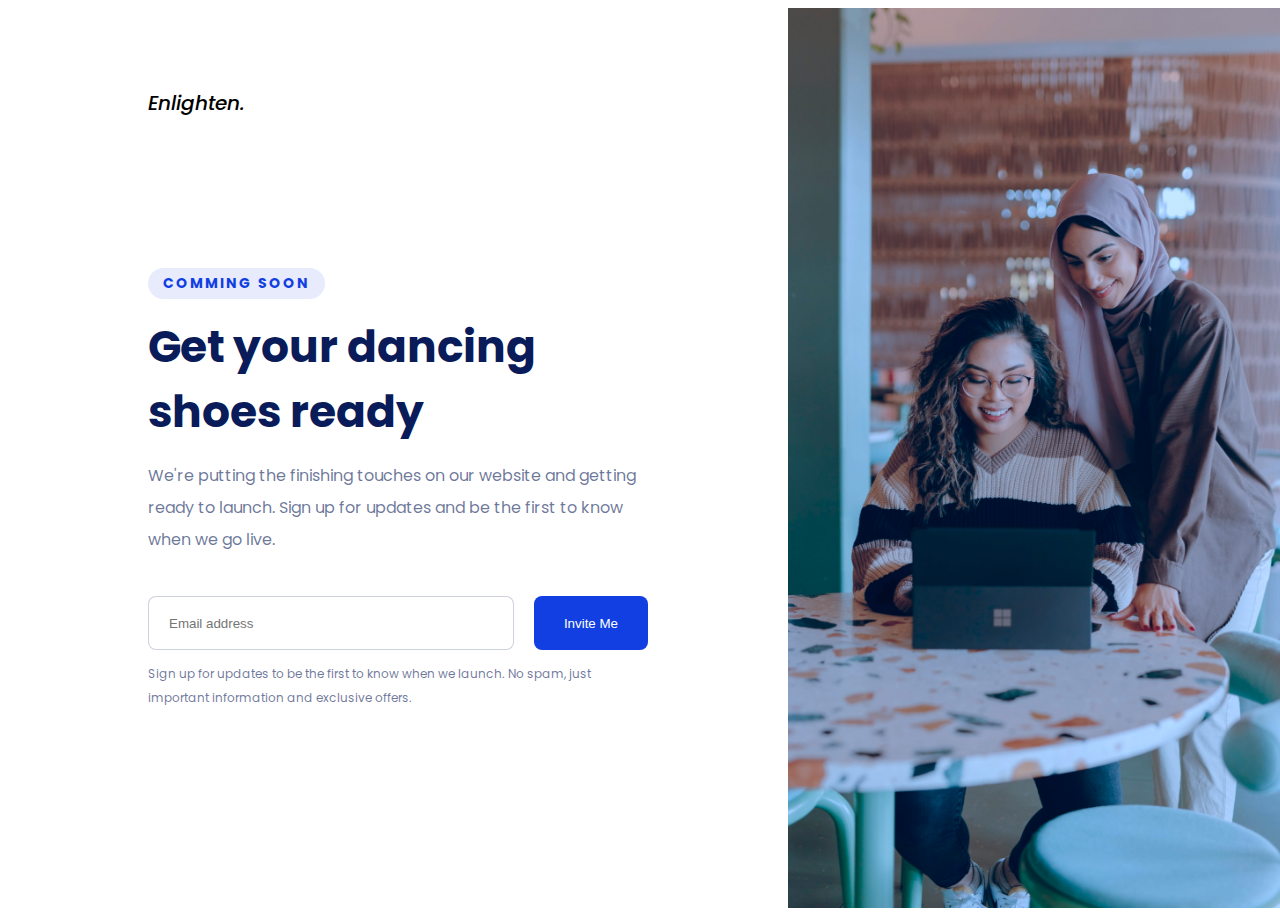
<file: index.html>
<!DOCTYPE html>
<html lang="en">
  <head>
    <meta charset="UTF-8" />
    <meta name="viewport" content="width=device-width, initial-scale=1.0" />
    <link rel="stylesheet" href="https://necolas.github.io/normalize.css/latest/normalize.css" />
    <link rel="preconnect" href="https://fonts.googleapis.com" />
    <link rel="preconnect" href="https://fonts.gstatic.com" crossorigin />
    <link href="https://fonts.googleapis.com/css2?family=Poppins:wght@300;400;700&display=swap" rel="stylesheet" />
    <link rel="stylesheet" href="style.css" />
    <title>Enlighten</title>
  </head>
  <body>
    <div class="layout">
      <div class="layout-left">
        <div class="brand">Enlighten.</div>
        <div class="badge">Comming Soon</div>
        <h1 class="heading">Get your dancing shoes ready</h1>
        <p class="lead">We're putting the finishing touches on our website and getting ready to launch. Sign up for updates and be the first to know when we go live.</p>
        <form class="invite-form">
          <input type="text" placeholder="Email address" ="" id="" />
          <button type="submit">Invite Me</button>
        </form>
        <p class="form-text">Sign up for updates to be the first to know when we launch. No spam, just important information and exclusive offers.</p>
      </div>
      <div class="layout-right"></div>
    </div>
  </body>
</html>
</file>
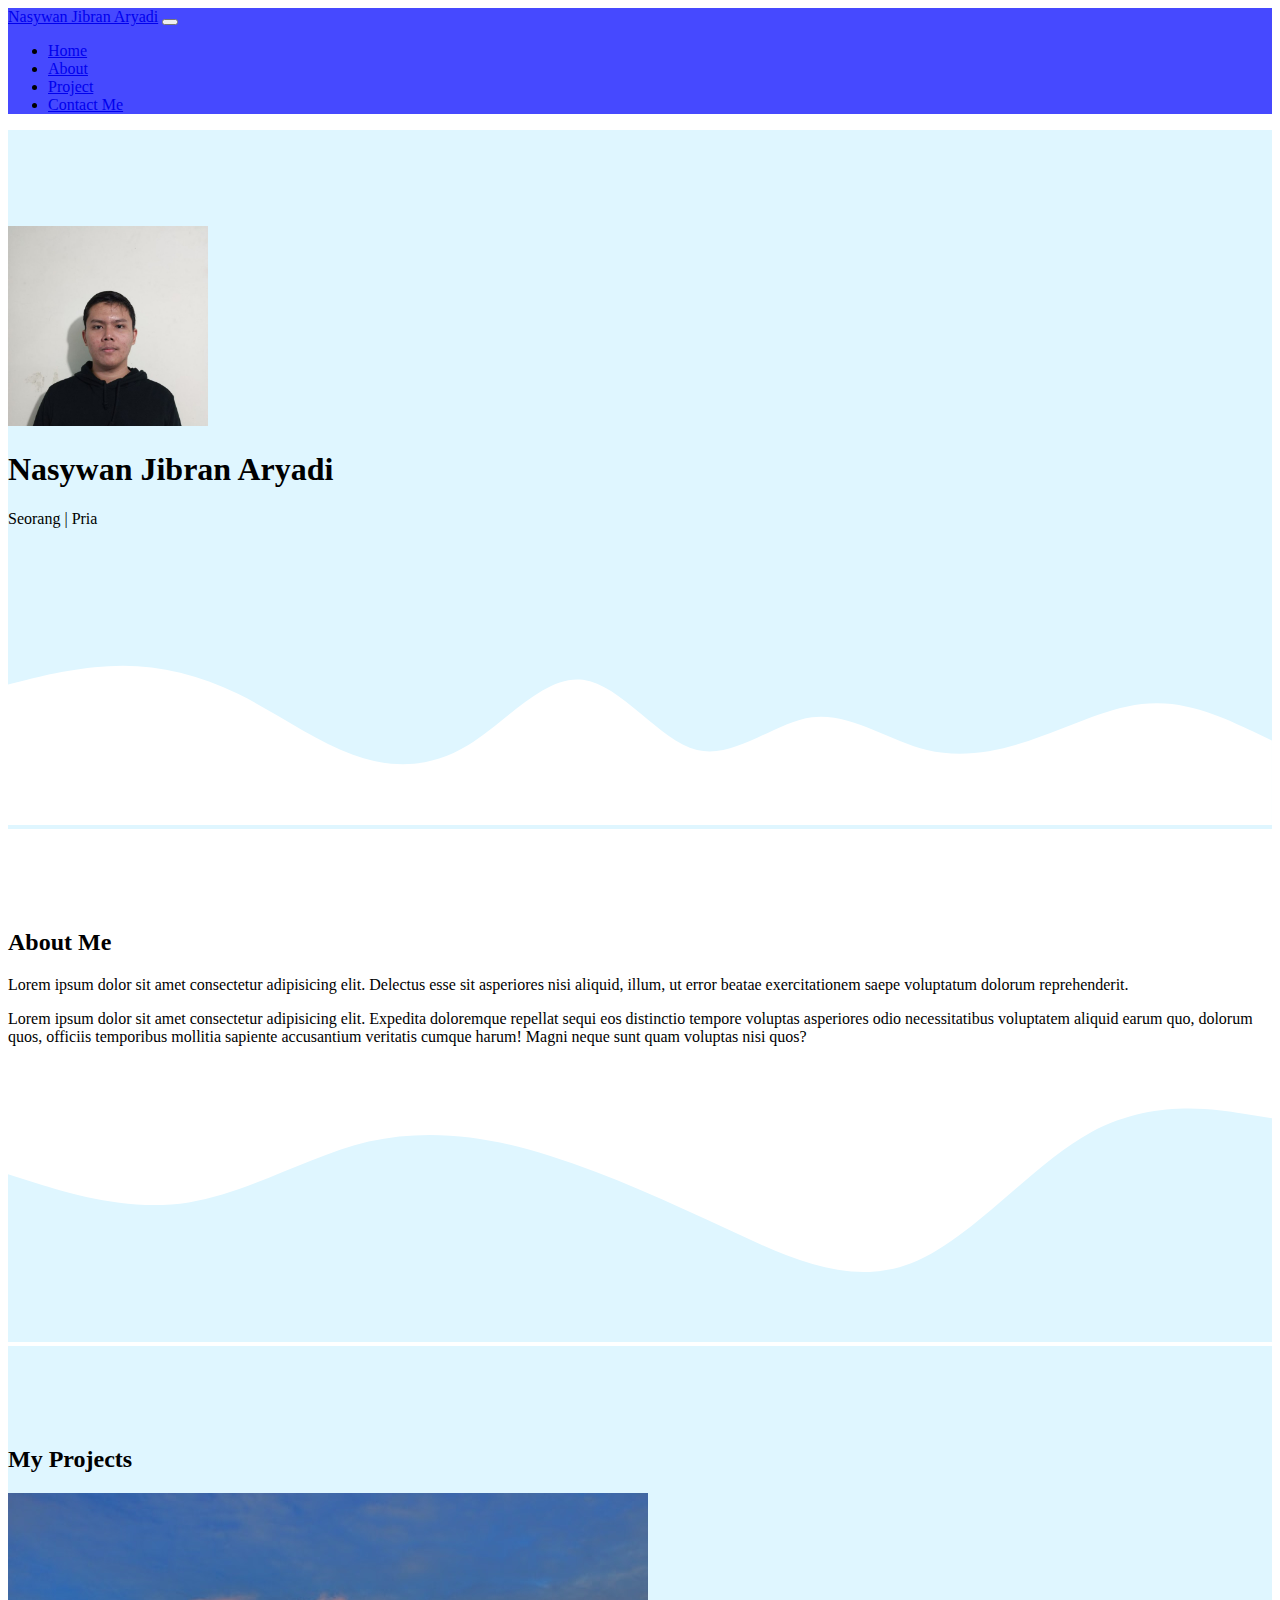
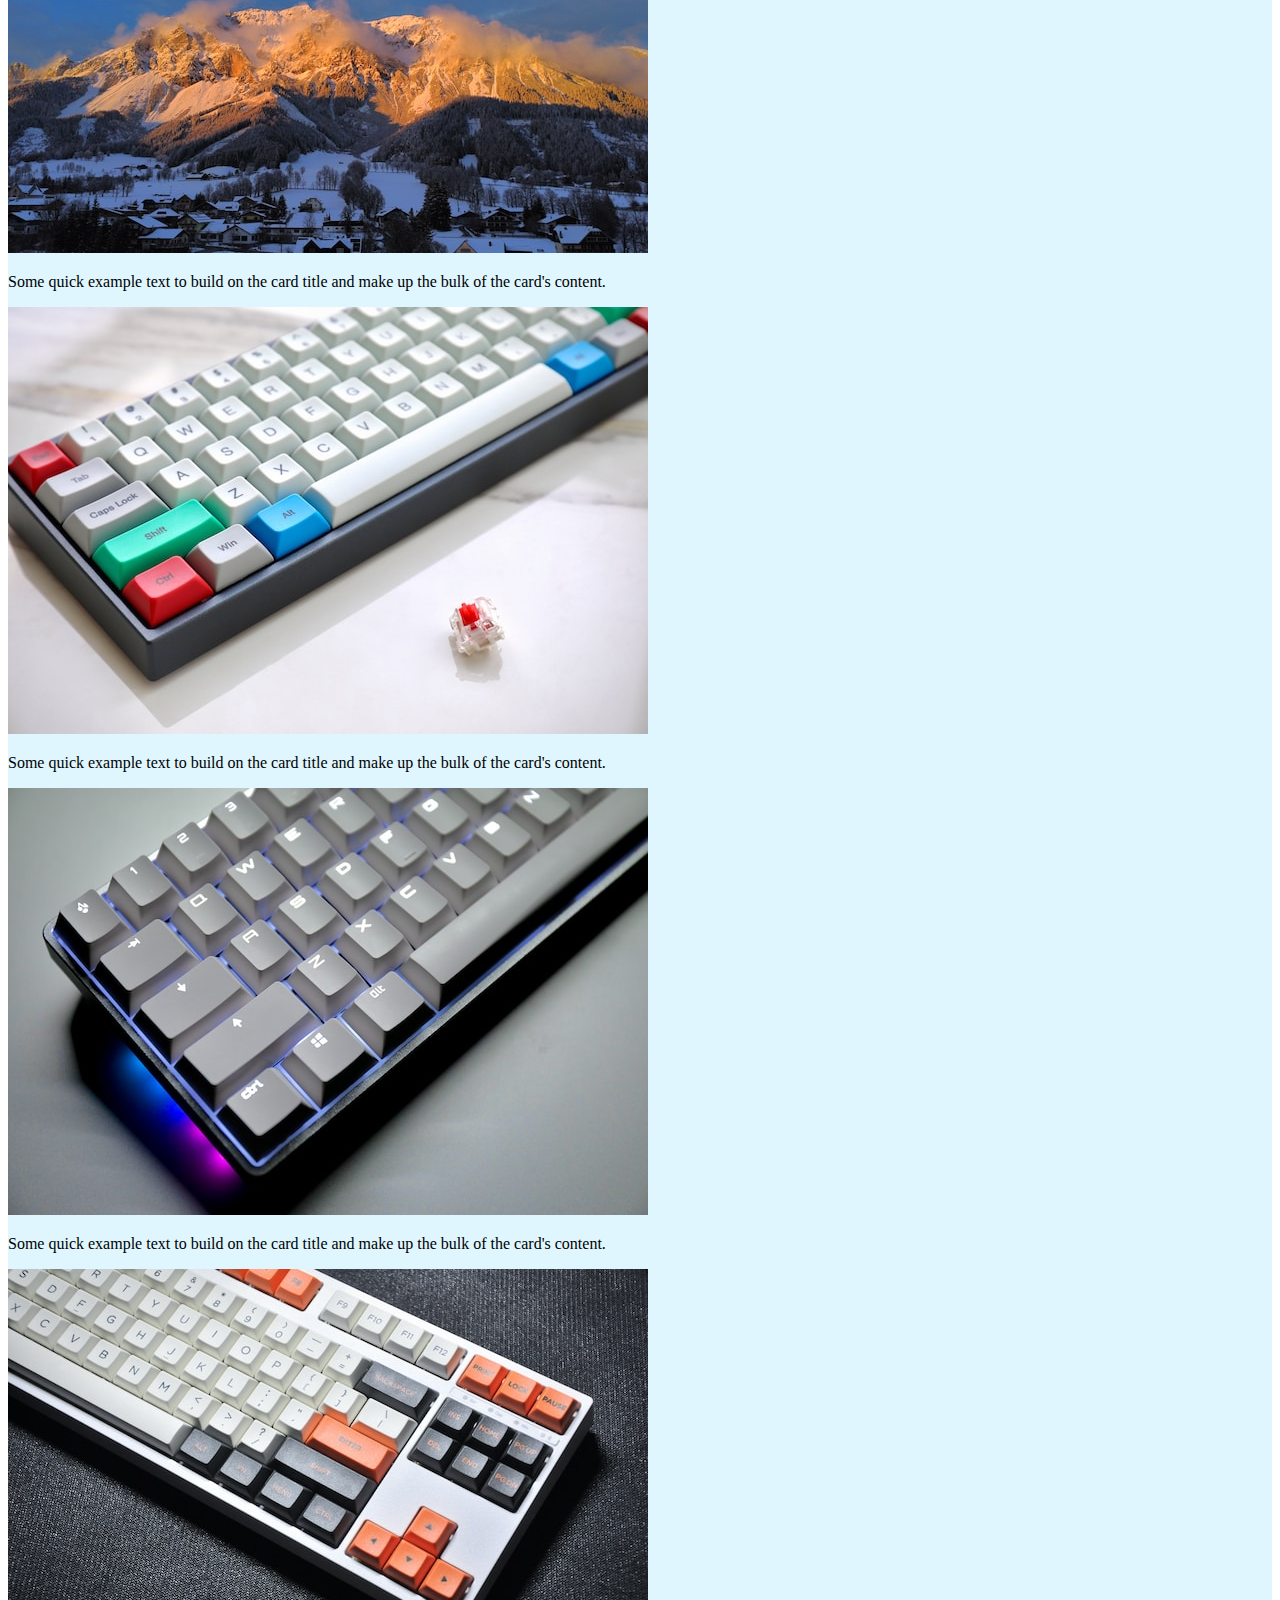
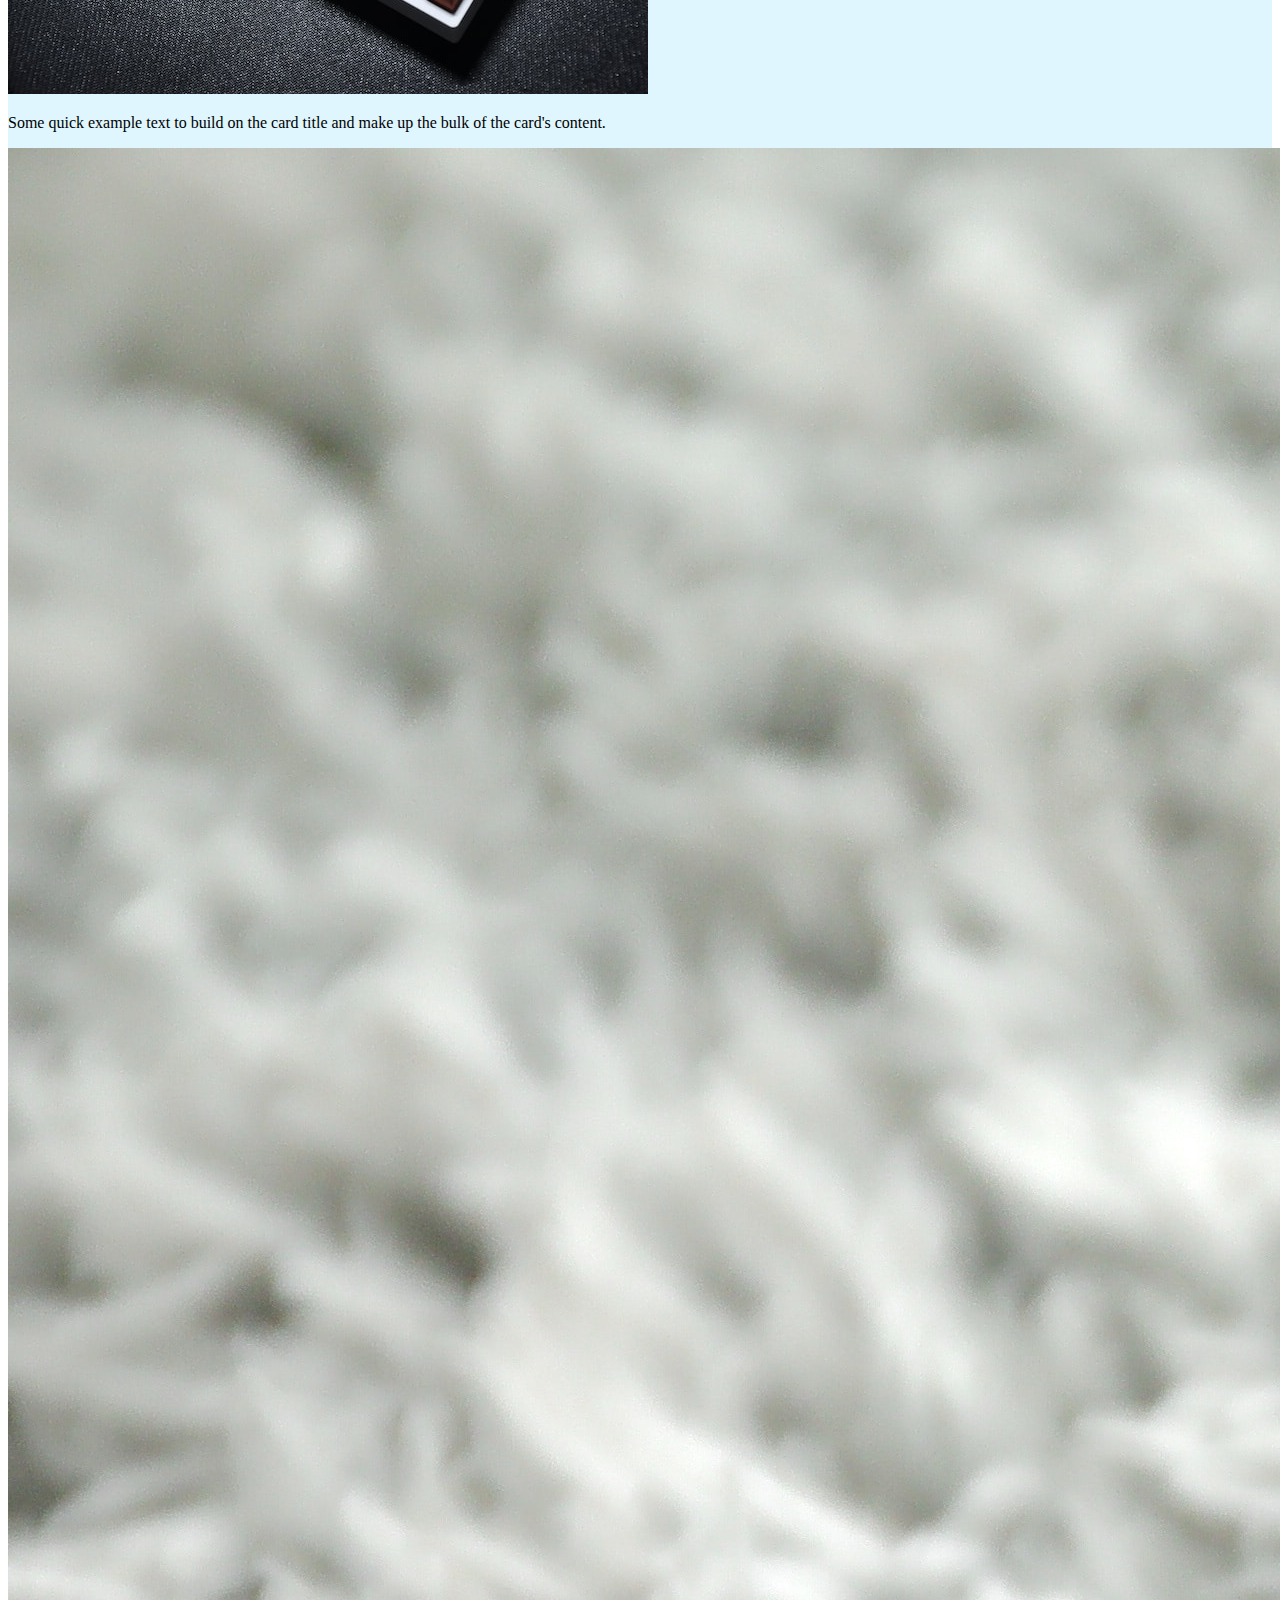
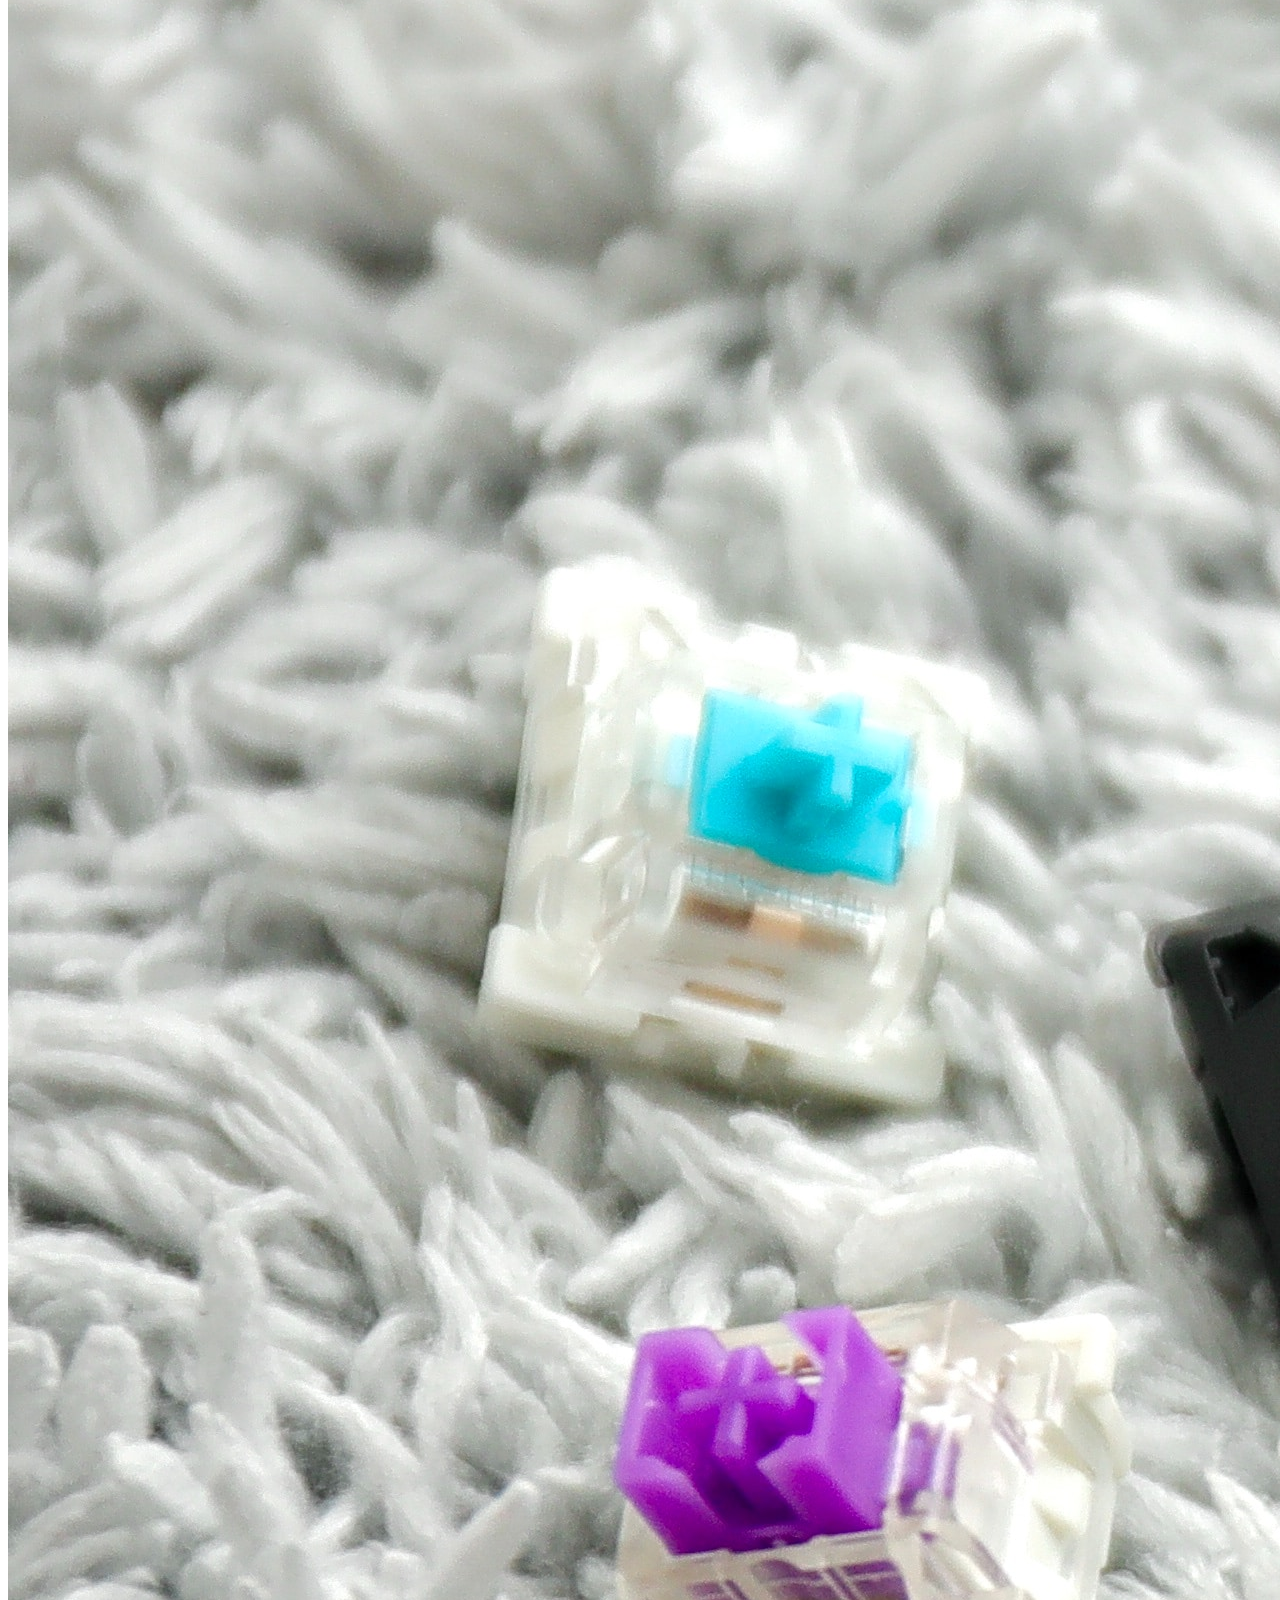
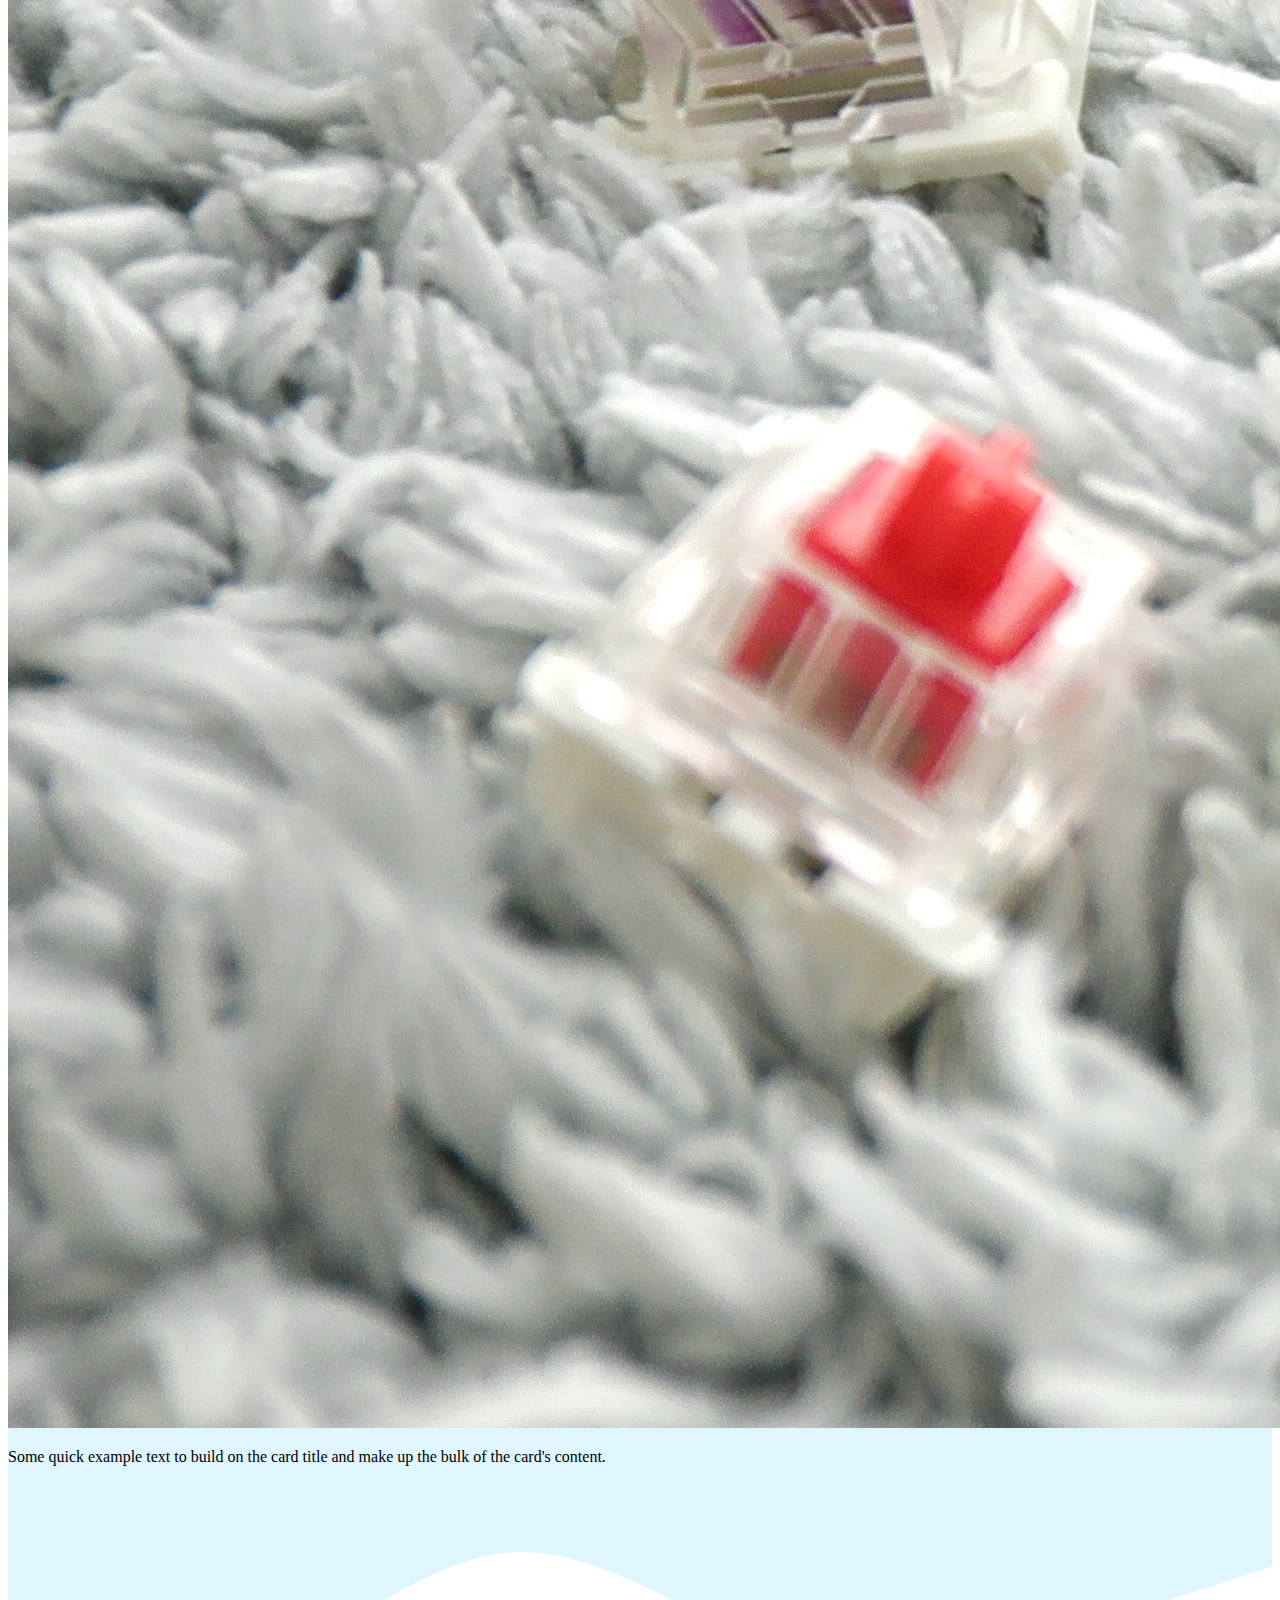
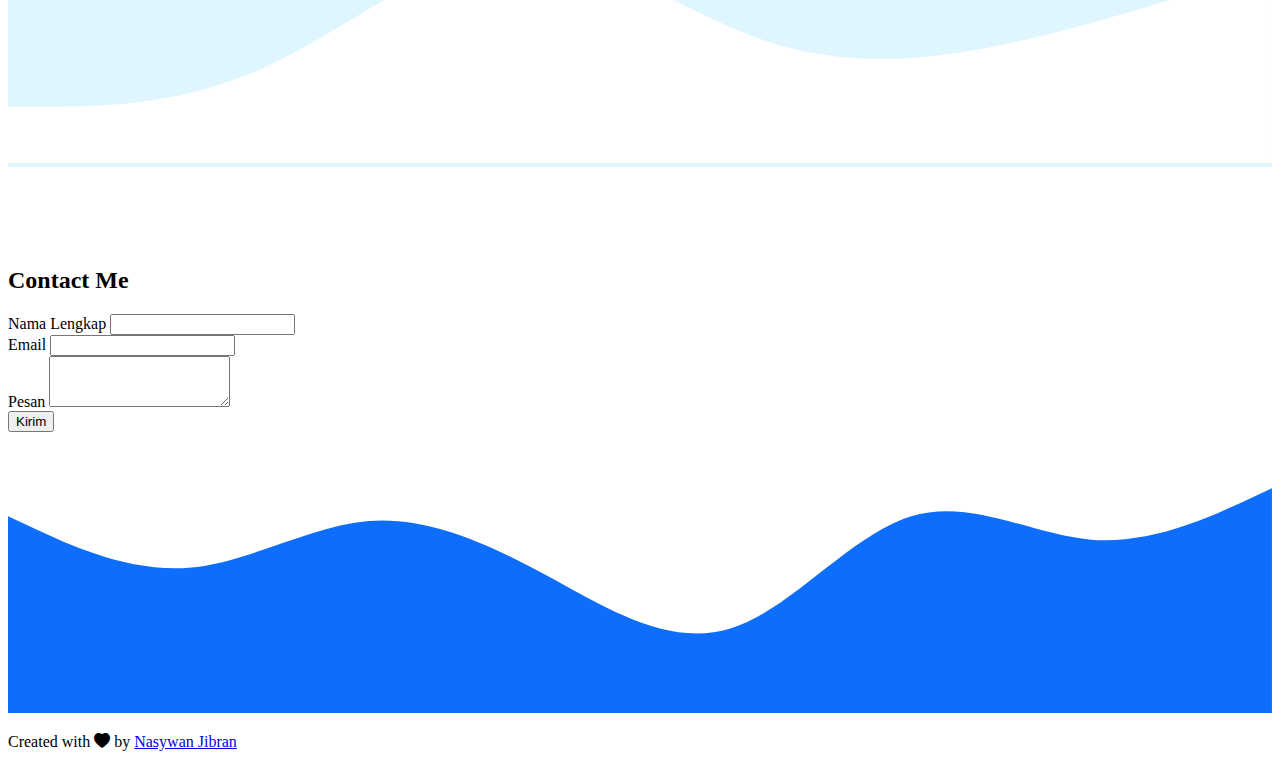
<file: websendiri/index.html>
<!DOCTYPE html>
<html lang="en">
  <head>
    <meta charset="utf-8" />
    <meta name="viewport" content="width=device-width, initial-scale=1" />
    <title>My Portfolio</title>
    <link href="https://cdn.jsdelivr.net/npm/bootstrap@5.3.0-alpha3/dist/css/bootstrap.min.css" rel="stylesheet" integrity="sha384-KK94CHFLLe+nY2dmCWGMq91rCGa5gtU4mk92HdvYe+M/SXH301p5ILy+dN9+nJOZ" crossorigin="anonymous" />
    <!-- Bootsrap ICons -->
    <link rel="stylesheet" href="https://cdn.jsdelivr.net/npm/bootstrap-icons@1.10.4/font/bootstrap-icons.css">

    <!-- My CSS -->
    <link rel="stylesheet" href="style.css"/>
  </head>
  <body id="home">

    <!-- Navbar -->
    <nav class="navbar navbar-expand-lg navbar-dark shadow-sm fixed-top" style="background-color: #4649FF;">
      <div class="container">
        <a class="navbar-brand" href="#">Nasywan Jibran Aryadi</a>
        <button class="navbar-toggler" type="button" data-bs-toggle="collapse" data-bs-target="#navbarSupportedContent" aria-controls="navbarSupportedContent" aria-expanded="false" aria-label="Toggle navigation">
          <span class="navbar-toggler-icon"></span>
        </button>
        <div class="collapse navbar-collapse" id="navbarSupportedContent">
          <ul class="navbar-nav  mb-2 mb-lg-0 ms-auto">
            <li class="nav-item">
              <a class="nav-link active" aria-current="page" href="#home">Home</a>
            </li>
            <li class="nav-item">
              <a class="nav-link" href="#about">About</a>
            </li>
            <li class="nav-item">
              <a class="nav-link" href="#projects">Project</a>
            </li>
            <li class="nav-item">
              <a class="nav-link" href="#contact">Contact Me</a>
            </li>
          </ul>
        </div>
      </div>
    </nav>
    <!-- Akhir Navbar -->

    <!-- Jumbotron -->
    <div class="jumbotron text-center">
      <img src="img/aku.jpg" alt="Nasywan Jibran" width="200" class="rounded-circle img-thumbnail">
      <h1 class="display-4">Nasywan Jibran Aryadi</h1>
      <p class="lead">Seorang | Pria</p>
      <svg xmlns="http://www.w3.org/2000/svg" viewBox="0 0 1440 320"><path fill="#ffffff" fill-opacity="1" d="M0,160L21.8,154.7C43.6,149,87,139,131,138.7C174.5,139,218,149,262,170.7C305.5,192,349,224,393,240C436.4,256,480,256,524,229.3C567.3,203,611,149,655,154.7C698.2,160,742,224,785,234.7C829.1,245,873,203,916,197.3C960,192,1004,224,1047,234.7C1090.9,245,1135,235,1178,218.7C1221.8,203,1265,181,1309,181.3C1352.7,181,1396,203,1418,213.3L1440,224L1440,320L1418.2,320C1396.4,320,1353,320,1309,320C1265.5,320,1222,320,1178,320C1134.5,320,1091,320,1047,320C1003.6,320,960,320,916,320C872.7,320,829,320,785,320C741.8,320,698,320,655,320C610.9,320,567,320,524,320C480,320,436,320,393,320C349.1,320,305,320,262,320C218.2,320,175,320,131,320C87.3,320,44,320,22,320L0,320Z"></path></svg>
    </div>
    <!-- Akhir Jumbotron -->

    <!-- About -->
    <section id="about">
      <div class="container">
        <div class="row text-center mb-3">
          <div class="col">
            <h2>About Me</h2>
          </div>
        </div>
        <div class="row justify-content-center fs-5 text-center">
          <div class="col-md-4">
            <p>Lorem ipsum dolor sit amet consectetur adipisicing elit. Delectus esse sit asperiores nisi aliquid, illum, ut error beatae exercitationem saepe voluptatum dolorum reprehenderit.</p>
          </div>
          <div class="col-md-4">
            <p>Lorem ipsum dolor sit amet consectetur adipisicing elit. Expedita doloremque repellat sequi eos distinctio tempore voluptas asperiores odio necessitatibus voluptatem aliquid earum quo, dolorum quos, officiis temporibus mollitia sapiente accusantium veritatis cumque harum! Magni neque sunt quam voluptas nisi quos?</p>
          </div>
        </div>
      </div>
      <svg xmlns="http://www.w3.org/2000/svg" viewBox="0 0 1440 320"><path fill="#dff6ff" fill-opacity="1" d="M0,128L34.3,138.7C68.6,149,137,171,206,160C274.3,149,343,107,411,90.7C480,75,549,85,617,106.7C685.7,128,754,160,823,192C891.4,224,960,256,1029,229.3C1097.1,203,1166,117,1234,80C1302.9,43,1371,53,1406,58.7L1440,64L1440,320L1405.7,320C1371.4,320,1303,320,1234,320C1165.7,320,1097,320,1029,320C960,320,891,320,823,320C754.3,320,686,320,617,320C548.6,320,480,320,411,320C342.9,320,274,320,206,320C137.1,320,69,320,34,320L0,320Z"></path></svg>
    </section>
    <!-- Akhir About -->

    <!-- Projects -->
    <section id="projects">
      <div class="container">
        <div class="row text-center mb-3">
          <div class="col">
            <h2>My Projects</h2>
          </div>
        </div>
        <div class="row justify-content-center">
          <div class="col-md-4 mb-3">
            <div class="card">
              <img src="img/projects/p1.jpg" class="card-img-top" alt="Project1">
              <div class="card-body">
                <p class="card-text">Some quick example text to build on the card title and make up the bulk of the card's content.</p>
              </div>
            </div>
          </div>
          <div class="col-md-4 mb-3">
            <div class="card">
              <img src="img/projects/p2.jpg" class="card-img-top" alt="Project2">
              <div class="card-body">
                <p class="card-text">Some quick example text to build on the card title and make up the bulk of the card's content.</p>
              </div>
            </div>
          </div>
          <div class="col-md-4 mb-3">
            <div class="card">
              <img src="img/projects/p3.jpg" class="card-img-top" alt="Project3">
              <div class="card-body">
                <p class="card-text">Some quick example text to build on the card title and make up the bulk of the card's content.</p>
              </div>
            </div>
          </div>
          <div class="col-md-4 mb-3">
            <div class="card">
              <img src="img/projects/p4.jpg" class="card-img-top" alt="Project4">
              <div class="card-body">
                <p class="card-text">Some quick example text to build on the card title and make up the bulk of the card's content.</p>
              </div>
            </div>
          </div>
          <div class="col-md-4 mb-3">
            <div class="card">
              <img src="img/projects/p5.jpg" class="card-img-top" alt="Project5">
              <div class="card-body">
                <p class="card-text">Some quick example text to build on the card title and make up the bulk of the card's content.</p>
              </div>
            </div>
          </div>
        </div>
      </div>
      <svg xmlns="http://www.w3.org/2000/svg" viewBox="0 0 1440 320"><path fill="#ffffff" fill-opacity="1" d="M0,256L48,256C96,256,192,256,288,213.3C384,171,480,85,576,80C672,75,768,149,864,181.3C960,213,1056,203,1152,181.3C1248,160,1344,128,1392,112L1440,96L1440,320L1392,320C1344,320,1248,320,1152,320C1056,320,960,320,864,320C768,320,672,320,576,320C480,320,384,320,288,320C192,320,96,320,48,320L0,320Z"></path></svg>
    </section>
    <!-- Akhir Projects -->

    <!-- Contact -->
    <section id="contact">
      <div class="container mb-4">
        <div class="row text-center mb-3">
          <div class="col">
            <h2>Contact Me</h2>
          </div>
        </div>
        <div class="row justify-content-center">
          <div class="col-md-8">
            <form>
              <div class="mb-3">
                <label for="name" class="form-label">Nama Lengkap</label>
                <input type="text" class="form-control" id="name" aria-describedby="name">
              </div>
              <div class="mb-3">
                <label for="email" class="form-label">Email</label>
                <input type="email" class="form-control" id="email" aria-describedby="email">
              </div>
              <div class="mb-3">
                <label for="pesan" class="form-label">Pesan</label>
                <textarea class="form-control" id="pesan" rows="3"></textarea>
              </div>

              <button type="submit" class="btn btn-primary">Kirim</button>
            </form>
          </div>
        </div>
      </div>
      <svg xmlns="http://www.w3.org/2000/svg" viewBox="0 0 1440 320"><path fill="#0d6efd" fill-opacity="1" d="M0,96L34.3,112C68.6,128,137,160,206,154.7C274.3,149,343,107,411,101.3C480,96,549,128,617,165.3C685.7,203,754,245,823,224C891.4,203,960,117,1029,96C1097.1,75,1166,117,1234,122.7C1302.9,128,1371,96,1406,80L1440,64L1440,320L1405.7,320C1371.4,320,1303,320,1234,320C1165.7,320,1097,320,1029,320C960,320,891,320,823,320C754.3,320,686,320,617,320C548.6,320,480,320,411,320C342.9,320,274,320,206,320C137.1,320,69,320,34,320L0,320Z"></path></svg>
    </section>
    <!-- Akhir Contact -->

    <!-- Footer -->
    <footer class="bg-primary text-white text-center pb-3">
      <p>Created with <i class="bi bi-heart-fill text-danger"></i> by <a href="https://www.instagram.com/nabranard/" class="text-white fw-bold">Nasywan Jibran</a></p>
    </footer>
    <!-- Akhir Footer -->

    <script src="https://cdn.jsdelivr.net/npm/bootstrap@5.3.0-alpha3/dist/js/bootstrap.bundle.min.js" integrity="sha384-ENjdO4Dr2bkBIFxQpeoTz1HIcje39Wm4jDKdf19U8gI4ddQ3GYNS7NTKfAdVQSZe" crossorigin="anonymous"></script>
  </body>
</html>
</file>
<file: style.css>
body {
  font-family: 'Poppins', -apple-system, BlinkMacSystemFont, 'Segoe UI', Roboto, Helvetica, Arial, sans-serif, 'Apple Color Emoji', 'Segoe UI Emoji', 'Segoe UI Symbol';
}

.layout {
  display: flex;
  min-height: 100vh;
}

.layout-left {
  width: 60%;
  padding: 80px 140px;
}

.layout-right {
  width: 40%;
  background-image: url('/aselole.png');
  background-size: cover;
  flex-shrink: 0;
}

.brand {
  margin-bottom: 150px;
  font-size: 20px;
  font-weight: 500;
  font-style: italic;
}

.badge {
  display: inline-block;
  padding: 5px 15px;
  margin-bottom: 15px;
  background: rgba(17, 63, 226, 0.1);
  border-radius: 100px;
  color: #113fe2;
  font-weight: 700;
  font-size: 14px;
  text-transform: uppercase;
  letter-spacing: 2px;
}

.heading {
  width: 500px;
  margin: 0;
  margin-bottom: 15px;
  font-size: 44px;
  font-weight: 700;
  color: #0a1b59;
}

.lead {
  width: 500px;
  font-size: 16px;
  line-height: 32px;
  color: rgba(10, 27, 89, 0.6);
}

.invite-form {
  display: flex;
  margin-top: 40px;
}

.invite-form input {
  width: 100%;
  height: 52px;
  margin-right: 20px;
  padding: 0 20px;
  border-radius: 8px;
  border: 1px solid rgba(10, 27, 89, 0.2);
}

.invite-form button {
  padding: 10px 30px;
  flex-shrink: 0;
  background-color: #113fe2;
  color: white;
  border-radius: 8px;
  border: none;
}

.form-text {
  font-weight: 400;
  font-size: 12px;
  line-height: 24px;
  color: rgba(10, 27, 89, 0.6);
}
</file>
<file: websendiri/style.css>
.jumbotron{
    padding-top:6rem;
    background-color: #DFF6FF;
}

#projects{
    background-color: #DFF6FF;
}

section{
    padding-top: 5rem;
}
</file>
